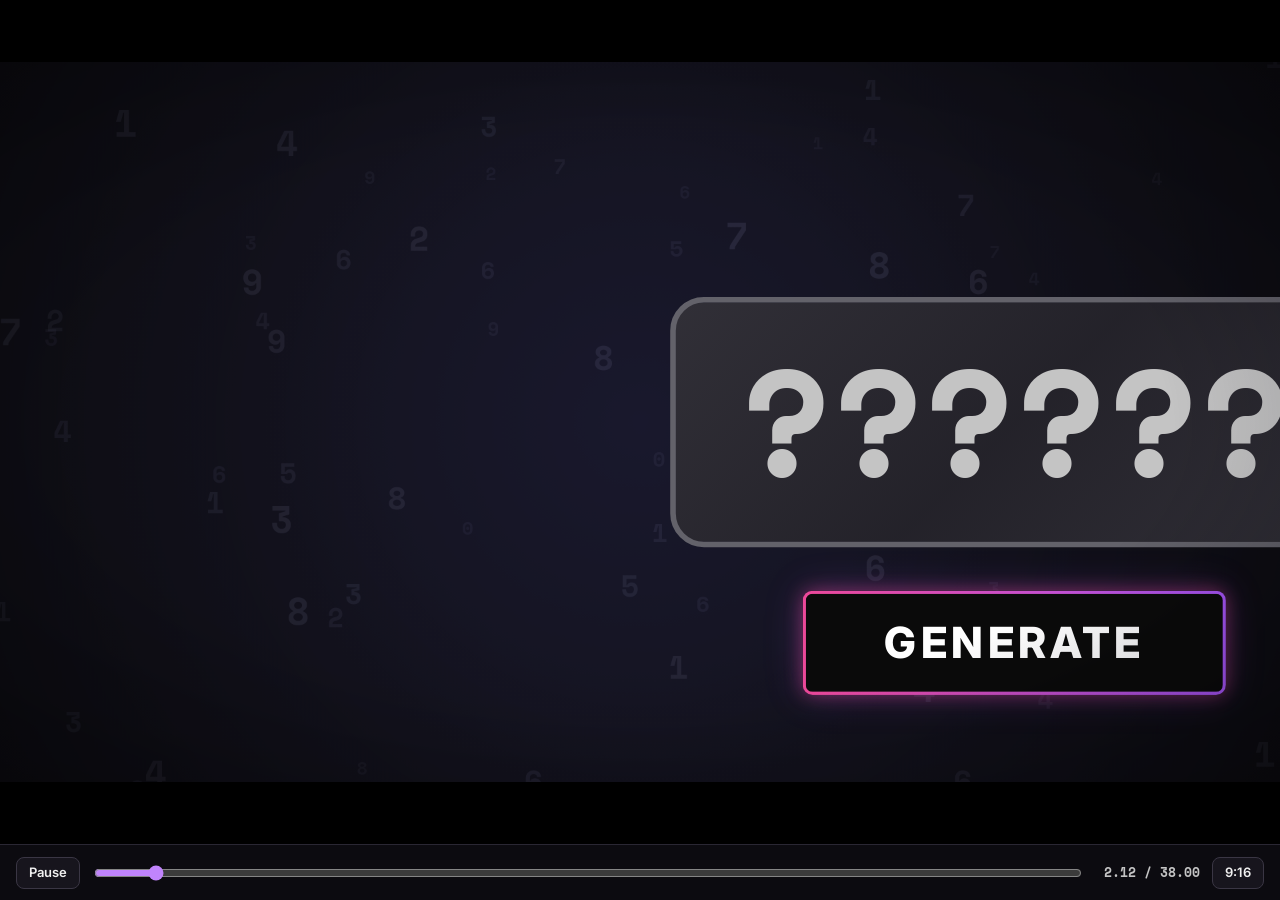
<file: trailer/index.html>
<!doctype html>
<html lang="en" class="dark">
<head>
  <meta charset="utf-8">
  <meta name="viewport" content="width=device-width, initial-scale=1">
  <meta name="robots" content="noindex">
  <title>RNG∞ — Trailer</title>
  <link rel="icon" href="data:image/svg+xml,<svg xmlns='http://www.w3.org/2000/svg' viewBox='0 0 100 100'><text y='.9em' font-size='90'>🎲</text></svg>">
  <link rel="preconnect" href="https://fonts.googleapis.com">
  <link rel="preconnect" href="https://fonts.gstatic.com" crossorigin>
  <link href="https://fonts.googleapis.com/css2?family=Inter:wght@400;500;600;700;800;900&family=Space+Mono:wght@400;700&family=Press+Start+2P&family=Graduate&family=Share+Tech+Mono&display=swap" rel="stylesheet">
  <!-- Les styles du jeu : le trailer montre les vraies cartes, les vrais badges, les vrais cadres de duel. -->
  <link rel="stylesheet" href="../css/style.css">
  <link rel="stylesheet" href="../css/premium.css">
  <link rel="stylesheet" href="../css/buttons.css">
  <link rel="stylesheet" href="trailer.css">
</head>
<body>
  <div id="viewport"><div id="stage"></div></div>
  <div id="hud">
    <button id="hud-play" title="Space">Pause</button>
    <input id="hud-seek" type="range" min="0" max="38" step="0.016667" value="0" aria-label="Time">
    <span class="time" id="hud-time">0.00 / 38.00</span>
    <a id="hud-format" href="?format=v">9:16</a>
  </div>

  <script src="../js/badge-meta.js"></script>
  <script src="../js/percentiles.js"></script>
  <script src="../js/engine.js"></script>
  <script src="../js/shop.js"></script>
  <script src="../js/skinfx.js"></script>
  <script src="trailer.js"></script>
</body>
</html>
</file>
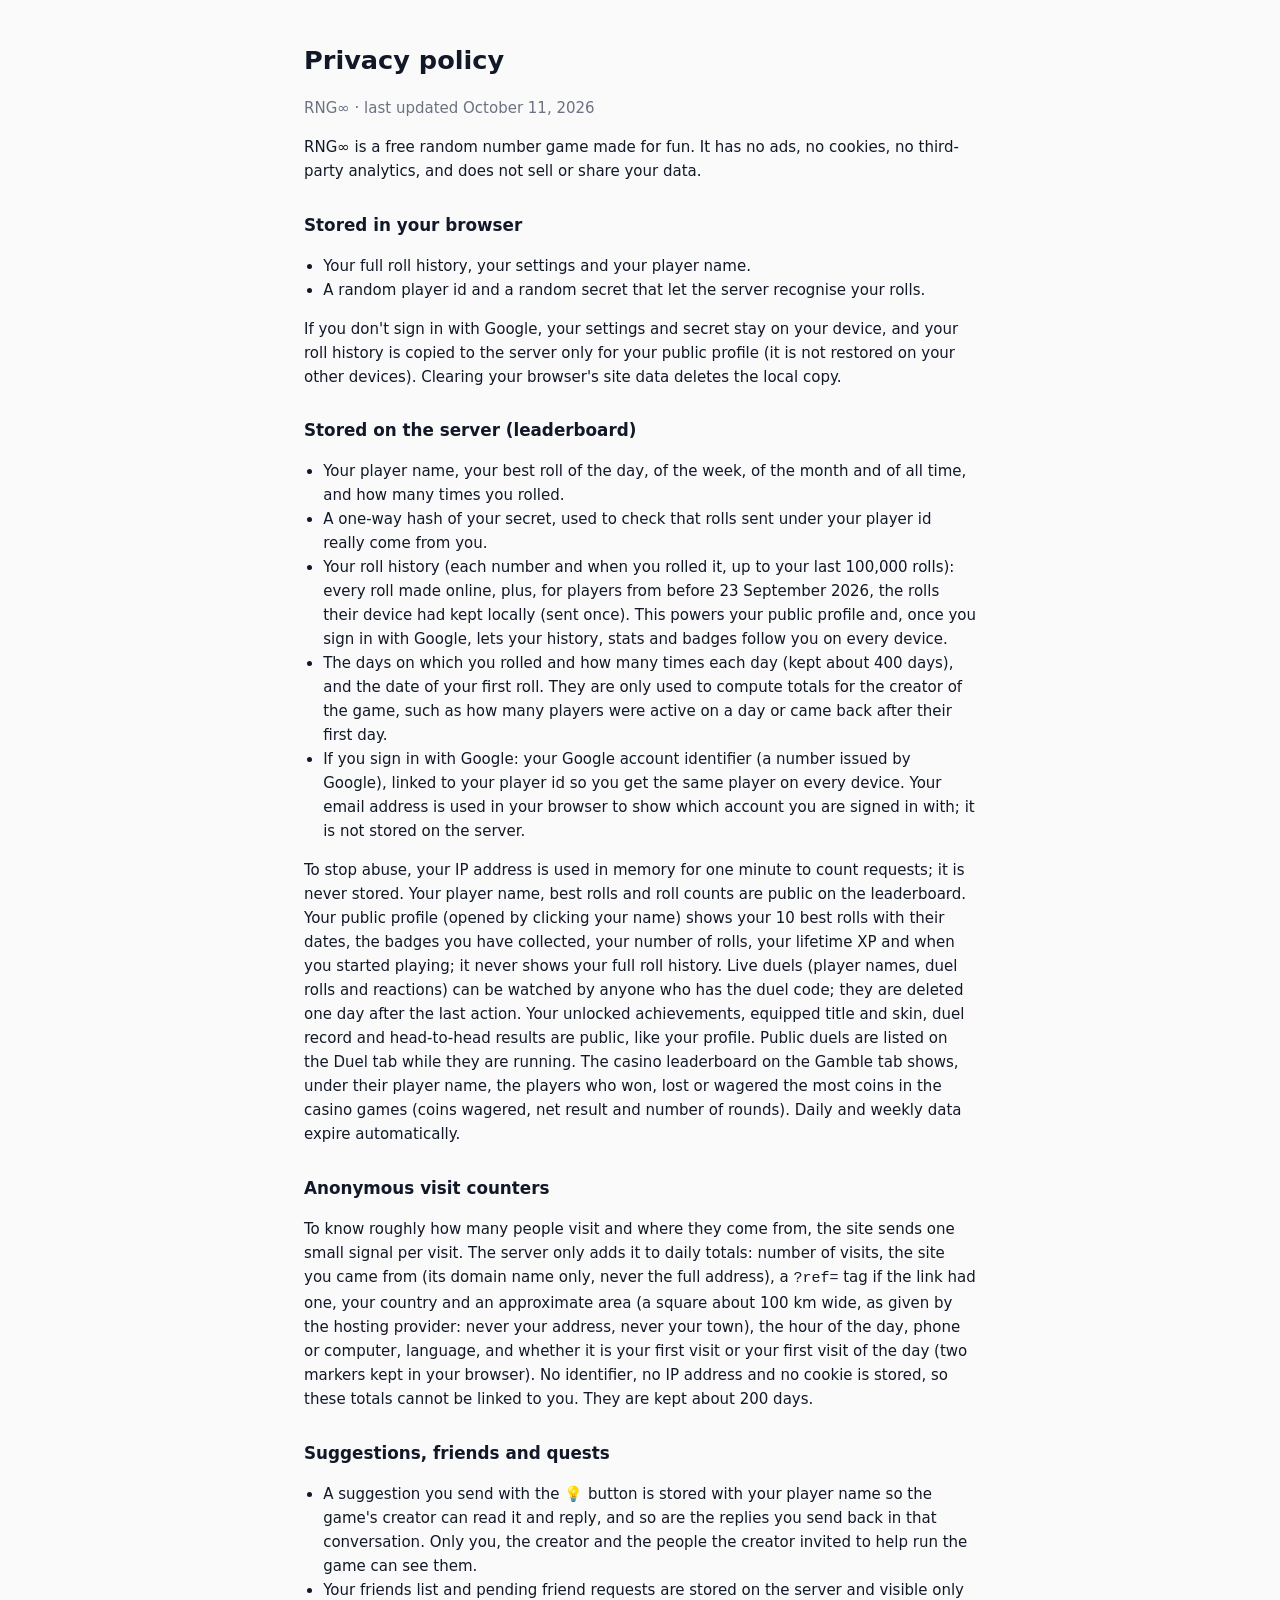
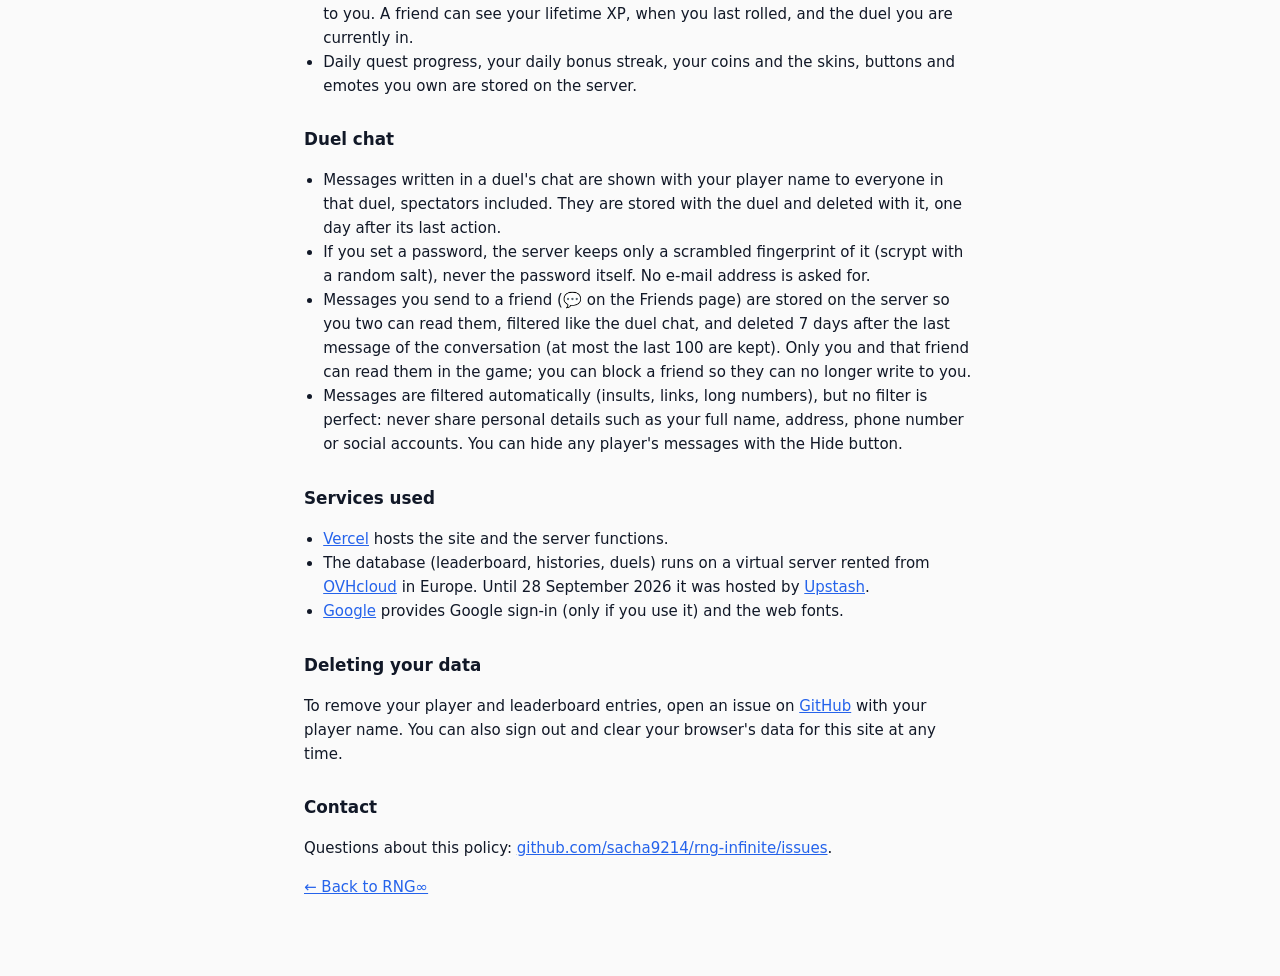
<file: privacy.html>
<!doctype html>
<html lang="en">
<head>
  <meta charset="utf-8">
  <meta name="viewport" content="width=device-width, initial-scale=1">
  <title>Privacy policy · RNG∞</title>
  <style>
    body { margin: 0; font: 15px/1.6 ui-sans-serif, system-ui, -apple-system, 'Segoe UI', sans-serif; color: #111827; background: #fafafa; }
    main { max-width: 42rem; margin: 0 auto; padding: 2.5rem 1.2rem 4rem; }
    h1 { font-size: 1.6rem; margin: 0 0 .3rem; }
    h2 { font-size: 1.05rem; margin: 1.8rem 0 .4rem; }
    .muted { color: #6b7280; }
    a { color: #2563eb; }
    ul { padding-left: 1.2rem; }
    @media (prefers-color-scheme: dark) {
      body { color: #f0f0f0; background: #1a1820; }
      .muted { color: #9a9a9a; }
      a { color: #60a5fa; }
    }
  </style>
</head>
<body>
  <main>
    <h1>Privacy policy</h1>
    <p class="muted">RNG∞ · last updated October 11, 2026</p>

    <p>RNG∞ is a free random number game made for fun. It has no ads, no cookies, no third-party analytics, and does not sell or share your data.</p>

    <h2>Stored in your browser</h2>
    <ul>
      <li>Your full roll history, your settings and your player name.</li>
      <li>A random player id and a random secret that let the server recognise your rolls.</li>
    </ul>
    <p>If you don't sign in with Google, your settings and secret stay on your device, and your roll history is copied to the server only for your public profile (it is not restored on your other devices). Clearing your browser's site data deletes the local copy.</p>

    <h2>Stored on the server (leaderboard)</h2>
    <ul>
      <li>Your player name, your best roll of the day, of the week, of the month and of all time, and how many times you rolled.</li>
      <li>A one-way hash of your secret, used to check that rolls sent under your player id really come from you.</li>
      <li>Your roll history (each number and when you rolled it, up to your last 100,000 rolls): every roll made online, plus, for players from before 23 September 2026, the rolls their device had kept locally (sent once). This powers your public profile and, once you sign in with Google, lets your history, stats and badges follow you on every device.</li>
      <li>The days on which you rolled and how many times each day (kept about 400 days), and the date of your first roll. They are only used to compute totals for the creator of the game, such as how many players were active on a day or came back after their first day.</li>
      <li>If you sign in with Google: your Google account identifier (a number issued by Google), linked to your player id so you get the same player on every device. Your email address is used in your browser to show which account you are signed in with; it is not stored on the server.</li>
    </ul>
    <p>To stop abuse, your IP address is used in memory for one minute to count requests; it is never stored. Your player name, best rolls and roll counts are public on the leaderboard. Your public profile (opened by clicking your name) shows your 10 best rolls with their dates, the badges you have collected, your number of rolls, your lifetime XP and when you started playing; it never shows your full roll history. Live duels (player names, duel rolls and reactions) can be watched by anyone who has the duel code; they are deleted one day after the last action. Your unlocked achievements, equipped title and skin, duel record and head-to-head results are public, like your profile. Public duels are listed on the Duel tab while they are running. The casino leaderboard on the Gamble tab shows, under their player name, the players who won, lost or wagered the most coins in the casino games (coins wagered, net result and number of rounds). Daily and weekly data expire automatically.</p>

    <h2>Anonymous visit counters</h2>
    <p>To know roughly how many people visit and where they come from, the site sends one small signal per visit. The server only adds it to daily totals: number of visits, the site you came from (its domain name only, never the full address), a <code>?ref=</code> tag if the link had one, your country and an approximate area (a square about 100 km wide, as given by the hosting provider: never your address, never your town), the hour of the day, phone or computer, language, and whether it is your first visit or your first visit of the day (two markers kept in your browser). No identifier, no IP address and no cookie is stored, so these totals cannot be linked to you. They are kept about 200 days.</p>

    <h2>Suggestions, friends and quests</h2>
    <ul>
      <li>A suggestion you send with the 💡 button is stored with your player name so the game's creator can read it and reply, and so are the replies you send back in that conversation. Only you, the creator and the people the creator invited to help run the game can see them.</li>
      <li>Your friends list and pending friend requests are stored on the server and visible only to you. A friend can see your lifetime XP, when you last rolled, and the duel you are currently in.</li>
      <li>Daily quest progress, your daily bonus streak, your coins and the skins, buttons and emotes you own are stored on the server.</li>
    </ul>

    <h2>Duel chat</h2>
    <ul>
      <li>Messages written in a duel's chat are shown with your player name to everyone in that duel, spectators included. They are stored with the duel and deleted with it, one day after its last action.</li>
      <li>If you set a password, the server keeps only a scrambled fingerprint of it (scrypt with a random salt), never the password itself. No e-mail address is asked for.</li>
      <li>Messages you send to a friend (💬 on the Friends page) are stored on the server so you two can read them, filtered like the duel chat, and deleted 7 days after the last message of the conversation (at most the last 100 are kept). Only you and that friend can read them in the game; you can block a friend so they can no longer write to you.</li>
      <li>Messages are filtered automatically (insults, links, long numbers), but no filter is perfect: never share personal details such as your full name, address, phone number or social accounts. You can hide any player's messages with the Hide button.</li>
    </ul>

    <h2>Services used</h2>
    <ul>
      <li><a href="https://vercel.com/legal/privacy-policy">Vercel</a> hosts the site and the server functions.</li>
      <li>The database (leaderboard, histories, duels) runs on a virtual server rented from <a href="https://www.ovhcloud.com/en/terms-and-conditions/privacy-policy/">OVHcloud</a> in Europe. Until 28 September 2026 it was hosted by <a href="https://upstash.com/trust/privacy.pdf">Upstash</a>.</li>
      <li><a href="https://policies.google.com/privacy">Google</a> provides Google sign-in (only if you use it) and the web fonts.</li>
    </ul>

    <h2>Deleting your data</h2>
    <p>To remove your player and leaderboard entries, open an issue on <a href="https://github.com/sacha9214/rng-infinite/issues">GitHub</a> with your player name. You can also sign out and clear your browser's data for this site at any time.</p>

    <h2>Contact</h2>
    <p>Questions about this policy: <a href="https://github.com/sacha9214/rng-infinite/issues">github.com/sacha9214/rng-infinite/issues</a>.</p>

    <p><a href="./">← Back to RNG∞</a></p>
  </main>
</body>
</html>
</file>
